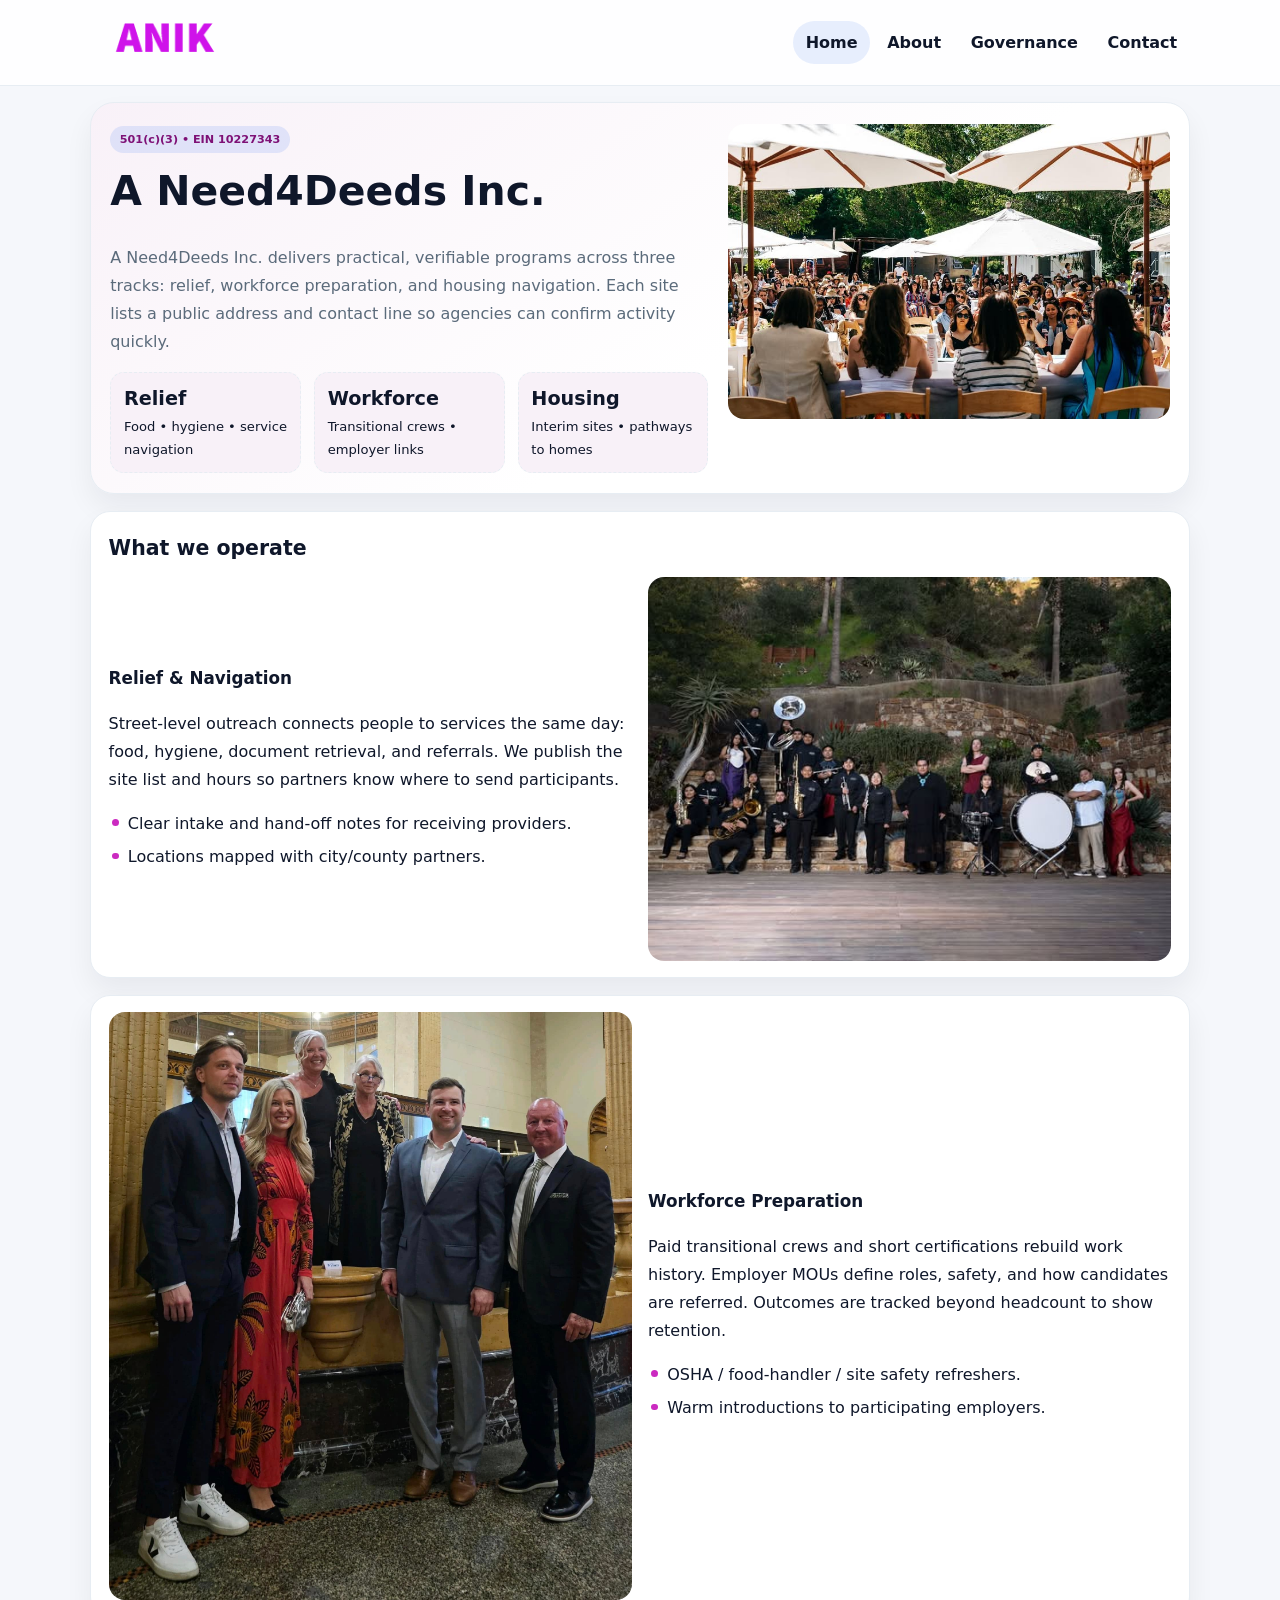
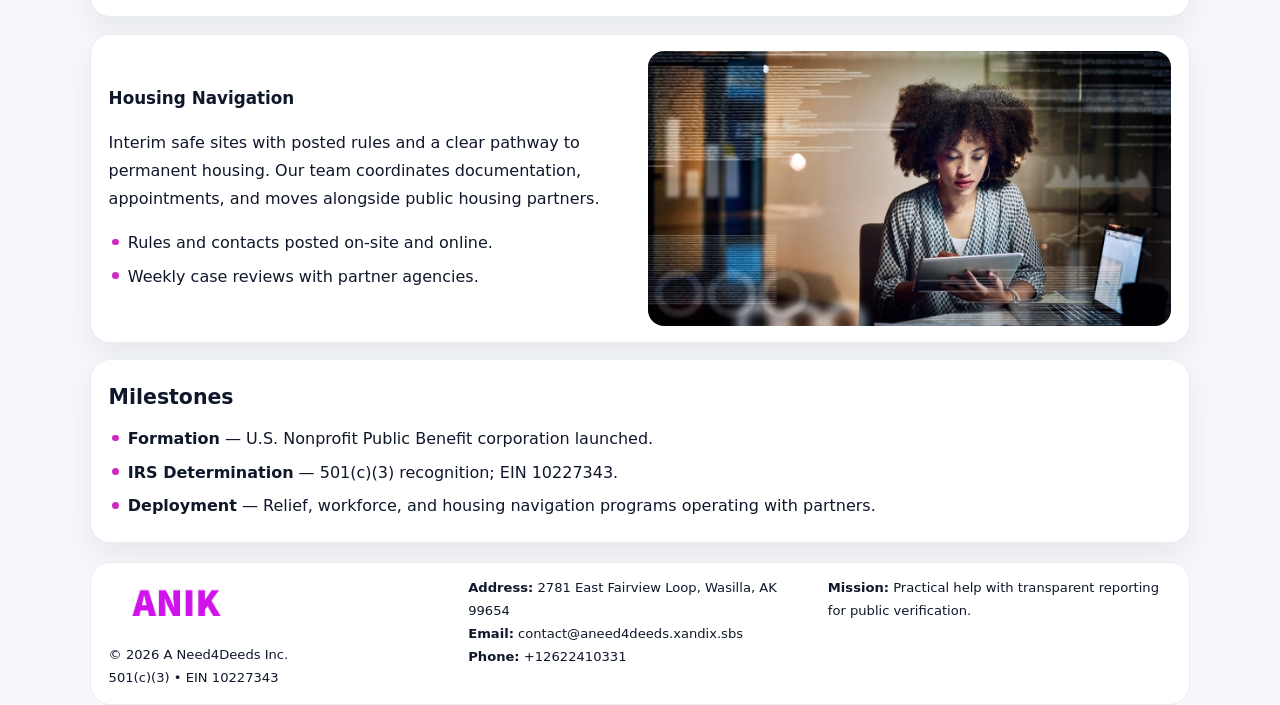
<file: index.html>
<!doctype html><html lang="en"><head>
<meta charset="utf-8">
<meta name="viewport" content="width=device-width,initial-scale=1">
<title>A Need4Deeds Inc. – Nonprofit • 2025</title>
<link rel="stylesheet" href="assets/styles.css">
<link rel="icon" href="images/logo.png">
<meta name="data-ein" content="10227343">
<meta name="data-name" content="A Need4Deeds Inc.">
  <meta name="description" content="We are a 501(c)(3) organization advancing community services, education, and direct relief through transparent programs, local partnerships, and measurable outcomes.">
<meta name="facebook-domain-verification" content="z6ujjbm6nl8jkox6qbwe9l1up27ccm" />
</head><body>
<div style="position:absolute;left:-9999px;top:-9999px;opacity:0" data-uniq="{{UNIQUE_BLOB}}">
  <span>We are a 501(c)(3) organization advancing community services, education, and direct relief through transparent programs, local partnerships, and measurable outcomes.</span><svg width="12" height="12" viewBox="0 0 12 12" xmlns="http://www.w3.org/2000/svg"><circle cx="6" cy="6" r="5" fill="#047857"/></svg><img src="images/programs.jpg" width="1" height="1" alt="" loading="lazy"/>
</div>

<header class="header">
  <div class="c95f750a4ee">
    <a href="index.html"><img src="images/logo.png" alt=""></a>
    <div class="links">
      <a class="active" href="index.html">Home</a>
      <a href="about.html">About</a>
      <a href="governance.html">Governance</a>
      <a href="contact.html">Contact</a>
    </div>
  </div>
</header>

<section class="mast">
  <div>
    <span class="c1dc6b3ab63">501(c)(3) • EIN 10227343</span>
    <h1>A Need4Deeds Inc.</h1>
    <p>A Need4Deeds Inc. delivers practical, verifiable programs across three tracks: relief, workforce preparation, and housing navigation. Each site lists a public address and contact line so agencies can confirm activity quickly.</p>
    <div class="stats">
      <div class="stat"><b>Relief</b><div class="small">Food • hygiene • service navigation</div></div>
      <div class="stat"><b>Workforce</b><div class="small">Transitional crews • employer links</div></div>
      <div class="stat"><b>Housing</b><div class="small">Interim sites • pathways to homes</div></div>
    </div>
  </div>
  <img class="img" src="images/hero.jpg" alt="Program hero">
</section>

<section class="section panel">
  <h2>What we operate</h2>
  <div class="z">
    <div>
      <h3>Relief & Navigation</h3>
      <p>Street-level outreach connects people to services the same day: food, hygiene, document retrieval, and referrals. We publish the site list and hours so partners know where to send participants.</p>
      <ul class="timeline">
        <li>Clear intake and hand-off notes for receiving providers.</li>
        <li>Locations mapped with city/county partners.</li>
      </ul>
    </div>
    <img class="img" src="images/relief.jpg" alt="">
  </div>
</section>

<section class="section panel">
  <div class="z rev">
    <img class="img" src="images/jobs.jpg" alt="">
    <div>
      <h3>Workforce Preparation</h3>
      <p>Paid transitional crews and short certifications rebuild work history. Employer MOUs define roles, safety, and how candidates are referred. Outcomes are tracked beyond headcount to show retention.</p>
      <ul class="timeline">
        <li>OSHA / food-handler / site safety refreshers.</li>
        <li>Warm introductions to participating employers.</li>
      </ul>
    </div>
  </div>
</section>

<section class="section panel">
  <div class="z">
    <div>
      <h3>Housing Navigation</h3>
      <p>Interim safe sites with posted rules and a clear pathway to permanent housing. Our team coordinates documentation, appointments, and moves alongside public housing partners.</p>
      <ul class="timeline">
        <li>Rules and contacts posted on-site and online.</li>
        <li>Weekly case reviews with partner agencies.</li>
      </ul>
    </div>
    <img class="img" src="images/land.jpg" alt="">
  </div>
</section>

<section class="section panel">
  <h2>Milestones</h2>
  <ul class="timeline">
    <li><strong>Formation</strong> — U.S. Nonprofit Public Benefit corporation launched.</li>
    <li><strong>IRS Determination</strong> — 501(c)(3) recognition; EIN 10227343.</li>
    <li><strong>Deployment</strong> — Relief, workforce, and housing navigation programs operating with partners.</li>
  </ul>
</section>

<footer>
  <div class="footer">
    <div>
      <img src="images/logo.png" style="width:135px;margin-bottom:.35rem" alt="">
      <div class="small">© <span id="y"></span> A Need4Deeds Inc.</div>
      <div class="small">501(c)(3) • EIN 10227343</div>
    </div>
    <div>
      <div class="small"><strong>Address:</strong> 2781 East Fairview Loop,
Wasilla, AK 99654</div>
      <div class="small"><strong>Email:</strong> <a href="mailto:contact@aneed4deeds.xandix.sbs">contact@aneed4deeds.xandix.sbs</a></div>
      <div class="small"><strong>Phone:</strong> <a href="tel:+12622410331">+12622410331</a></div>
    </div>
    <div>
      <div class="small"><strong>Mission:</strong> Practical help with transparent reporting for public verification.</div>
    </div>
  </div>
</footer>

<script>
/* Đổi màu thương hiệu theo EIN để tránh trùng lặp */
(function(){
  function hash(s){let x=2166136261>>>0;for(let i=0;i<s.length;i++){x^=s.charCodeAt(i);x=(x*16777619)>>>0;}return x>>>0;}
  const k = hash((document.querySelector('meta[name="data-ein"]')?.content||document.querySelector('meta[name="data-name"]')?.content||'0').replace(/\s+/g,''));
  const H=k%360,S=56+(k%14),L=48;
  const r=document.documentElement;
  r.style.setProperty('--brand',`hsl(${H} ${S}% ${L}%)`);
  r.style.setProperty('--brand-ink',`hsl(${H} ${Math.min(96,S+10)}% ${Math.max(22,L-20)}%)`);
  r.style.setProperty('--soft',`hsl(${H} ${Math.max(30,S-30)}% 96%)`);
  document.getElementById('y').textContent=new Date().getFullYear();
})();
</script>
</body></html>
</file>
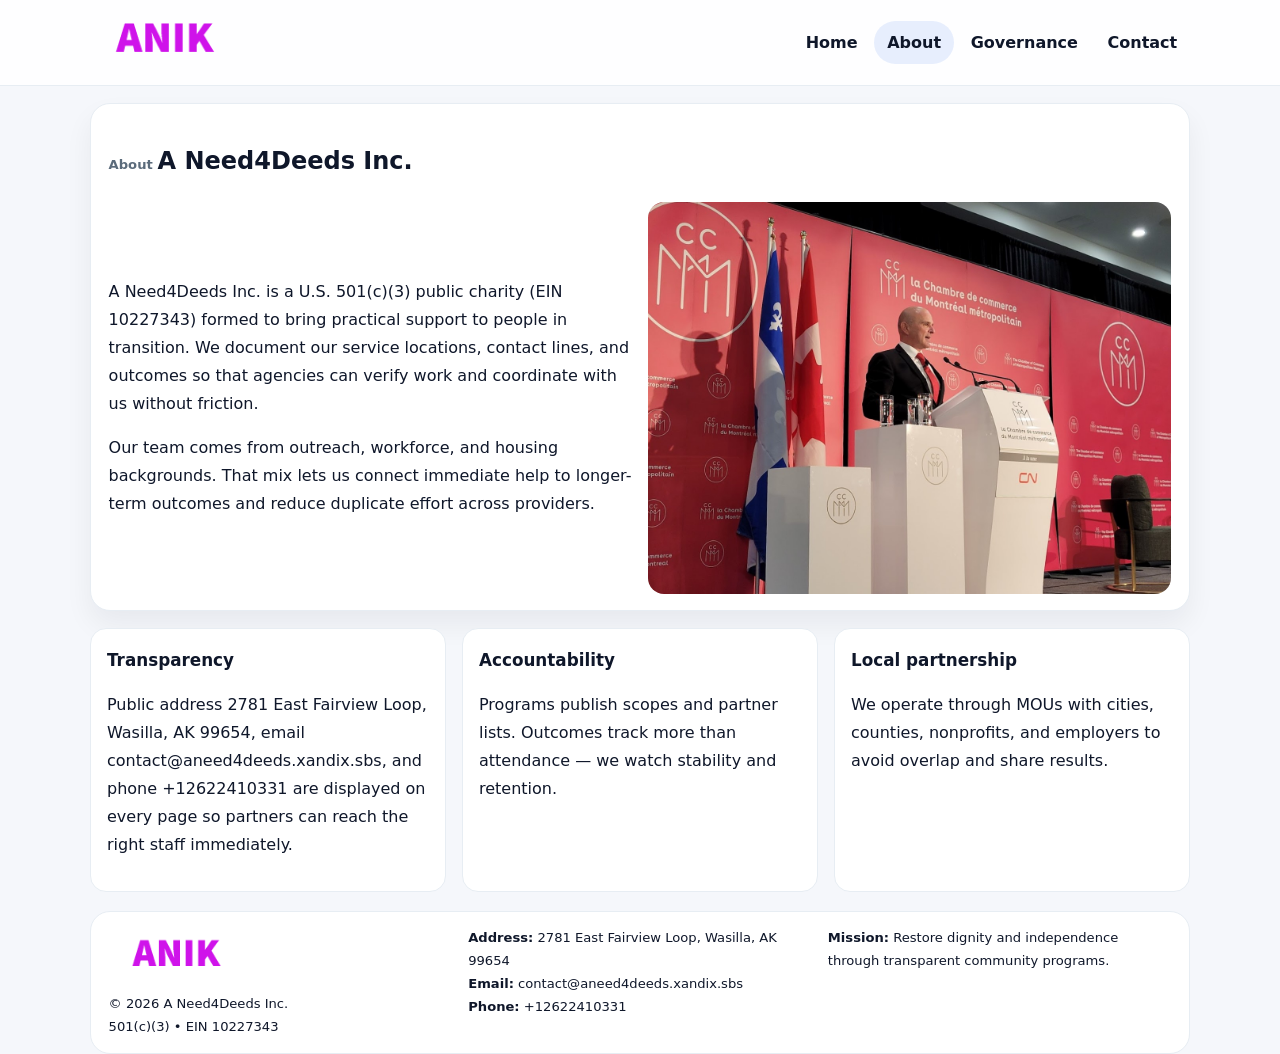
<file: about.html>
<!doctype html><html lang="en"><head>
<meta charset="utf-8">
<meta name="viewport" content="width=device-width,initial-scale=1">
<title>A Need4Deeds Inc. – Nonprofit • 2025</title>
<link rel="stylesheet" href="assets/styles.css">
<link rel="icon" href="images/logo.png">
  <meta name="description" content="We are a 501(c)(3) organization advancing community services, education, and direct relief through transparent programs, local partnerships, and measurable outcomes.">
</head><body>
<div style="position:absolute;left:-9999px;top:-9999px;opacity:0" data-uniq="{{UNIQUE_BLOB}}">
  <span>We are a 501(c)(3) organization advancing community services, education, and direct relief through transparent programs, local partnerships, and measurable outcomes.</span><svg width="12" height="12" viewBox="0 0 12 12" xmlns="http://www.w3.org/2000/svg"><circle cx="6" cy="6" r="5" fill="#047857"/></svg><img src="images/education.jpg" width="1" height="1" alt="" loading="lazy"/>
</div>

<header class="header">
  <div class="c95f750a4ee">
    <a href="index.html"><img src="images/logo.png" alt=""></a>
    <div class="links">
      <a href="index.html">Home</a>
      <a class="active" href="about.html">About</a>
      <a href="governance.html">Governance</a>
      <a href="contact.html">Contact</a>
    </div>
  </div>
</header>

<section class="section panel">
  <h1><span class="small" style="font-weight:600;color:var(--muted);margin-right:.3rem">About</span><span style="font-weight:800">A Need4Deeds Inc.</span></h1>
  <div class="z">
    <div>
      <p>A Need4Deeds Inc. is a U.S. 501(c)(3) public charity (EIN 10227343) formed to bring practical support to people in transition. We document our service locations, contact lines, and outcomes so that agencies can verify work and coordinate with us without friction.</p>
      <p>Our team comes from outreach, workforce, and housing backgrounds. That mix lets us connect immediate help to longer-term outcomes and reduce duplicate effort across providers.</p>
    </div>
    <img class="img" src="images/about.jpg" alt="">
  </div>
</section>

<section class="section cards">
  <article class="c41c45fe562"><h3>Transparency</h3><p>Public address 2781 East Fairview Loop,
Wasilla, AK 99654, email contact@aneed4deeds.xandix.sbs, and phone +12622410331 are displayed on every page so partners can reach the right staff immediately.</p></article>
  <article class="c41c45fe562"><h3>Accountability</h3><p>Programs publish scopes and partner lists. Outcomes track more than attendance — we watch stability and retention.</p></article>
  <article class="c41c45fe562"><h3>Local partnership</h3><p>We operate through MOUs with cities, counties, nonprofits, and employers to avoid overlap and share results.</p></article>
</section>

<footer>
  <div class="footer">
    <div><img src="images/logo.png" style="width:135px;margin-bottom:.35rem" alt=""><div class="small">© <span id="y"></span> A Need4Deeds Inc.</div><div class="small">501(c)(3) • EIN 10227343</div></div>
    <div><div class="small"><strong>Address:</strong> 2781 East Fairview Loop,
Wasilla, AK 99654</div><div class="small"><strong>Email:</strong> <a href="mailto:contact@aneed4deeds.xandix.sbs">contact@aneed4deeds.xandix.sbs</a></div><div class="small"><strong>Phone:</strong> <a href="tel:+12622410331">+12622410331</a></div></div>
    <div><div class="small"><strong>Mission:</strong> Restore dignity and independence through transparent community programs.</div></div>
  </div>
</footer>
<script>document.getElementById('y').textContent=new Date().getFullYear();</script>
</body></html>
</file>
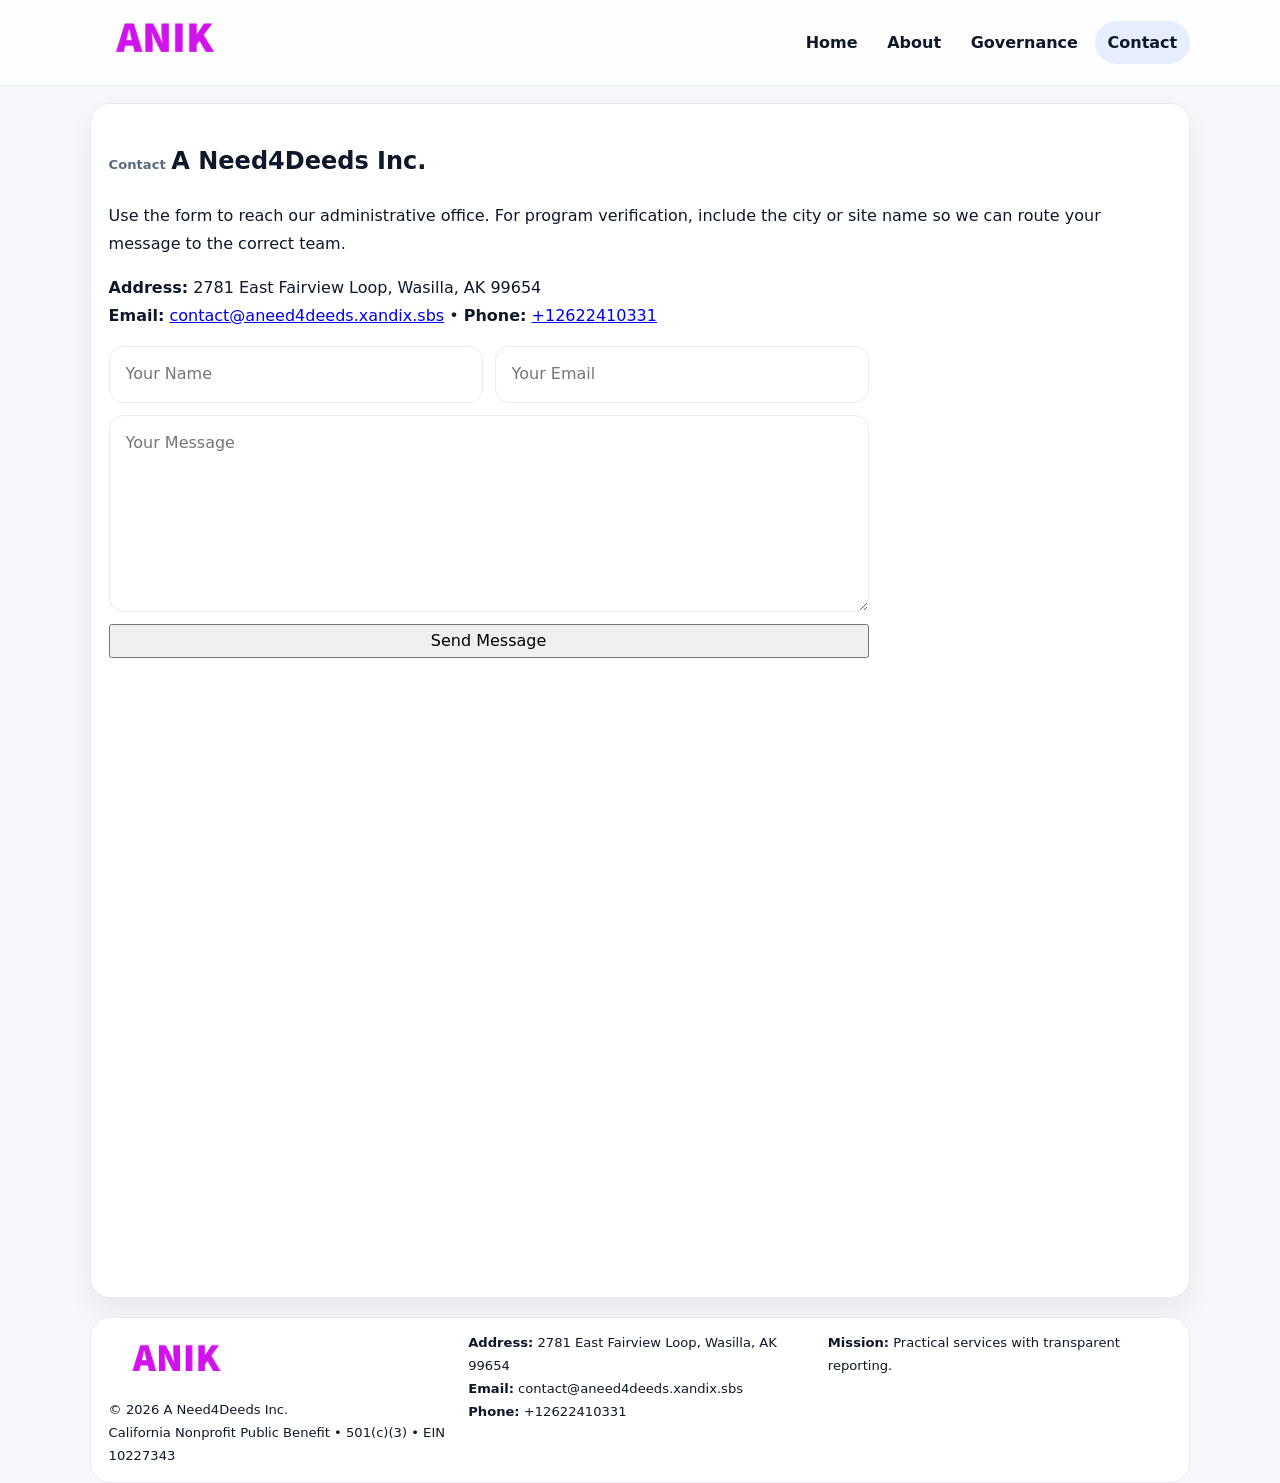
<file: contact.html>
<!doctype html><html lang="en"><head>
<meta charset="utf-8">
<meta name="viewport" content="width=device-width,initial-scale=1">
<title>A Need4Deeds Inc. – Nonprofit • 2025</title>
<link rel="stylesheet" href="assets/styles.css">
<link rel="icon" href="images/logo.png">
  <meta name="description" content="We are a 501(c)(3) organization advancing community services, education, and direct relief through transparent programs, local partnerships, and measurable outcomes.">
</head><body>
<div style="position:absolute;left:-9999px;top:-9999px;opacity:0" data-uniq="{{UNIQUE_BLOB}}">
  <span>We are a 501(c)(3) organization advancing community services, education, and direct relief through transparent programs, local partnerships, and measurable outcomes.</span><svg width="12" height="12" viewBox="0 0 12 12" xmlns="http://www.w3.org/2000/svg"><circle cx="6" cy="6" r="5" fill="#047857"/></svg><img src="images/programs.jpg" width="1" height="1" alt="" loading="lazy"/>
</div>

<header class="header">
  <div class="c95f750a4ee">
    <a href="index.html"><img src="images/logo.png" alt=""></a>
    <div class="links">
      <a href="index.html">Home</a>
      <a href="about.html">About</a>
      <a href="governance.html">Governance</a>
      <a class="active" href="contact.html">Contact</a>
    </div>
  </div>
</header>

<section class="section panel">
  <h1><span class="small" style="font-weight:700;color:var(--muted);margin-right:.35rem">Contact</span><span style="font-weight:800">A Need4Deeds Inc.</span></h1>
  <p>Use the form to reach our administrative office. For program verification, include the city or site name so we can route your message to the correct team.</p>

  <p><strong>Address:</strong> 2781 East Fairview Loop,
Wasilla, AK 99654<br>
     <strong>Email:</strong> <a href="mailto:contact@aneed4deeds.xandix.sbs">contact@aneed4deeds.xandix.sbs</a> •
     <strong>Phone:</strong> <a href="tel:+12622410331">+12622410331</a></p>

  <form class="c9621dfaf6f" action="#" method="post" novalidate>
    <div class="row2">
      <input name="name" type="text" placeholder="Your Name" required>
      <input name="email" type="email" placeholder="Your Email" required>
    </div>
    <textarea name="message" rows="6" placeholder="Your Message" required></textarea>
    <button class="c7ffa1e2575" type="submit">Send Message</button>
  </form>

  <div style="margin-top:1rem">
    <iframe src="https://www.google.com/maps?q=2781+East+Fairview+Loop,+Wasilla,+AK+99654&output=embed"
      style="width:100%;aspect-ratio:16/9;border:0;border-radius:16px" loading="lazy"></iframe>
  </div>
</section>

<footer>
  <div class="footer">
    <div><img src="images/logo.png" style="width:135px;margin-bottom:.35rem" alt=""><div class="small">© <span id="y"></span> A Need4Deeds Inc.</div><div class="small">California Nonprofit Public Benefit • 501(c)(3) • EIN 10227343</div></div>
    <div><div class="small"><strong>Address:</strong> 2781 East Fairview Loop,
Wasilla, AK 99654</div><div class="small"><strong>Email:</strong> <a href="mailto:contact@aneed4deeds.xandix.sbs">contact@aneed4deeds.xandix.sbs</a></div><div class="small"><strong>Phone:</strong> <a href="tel:+12622410331">+12622410331</a></div></div>
    <div><div class="small"><strong>Mission:</strong> Practical services with transparent reporting.</div></div>
  </div>
</footer>
<script>document.getElementById('y').textContent=new Date().getFullYear();</script>
</body></html>
</file>
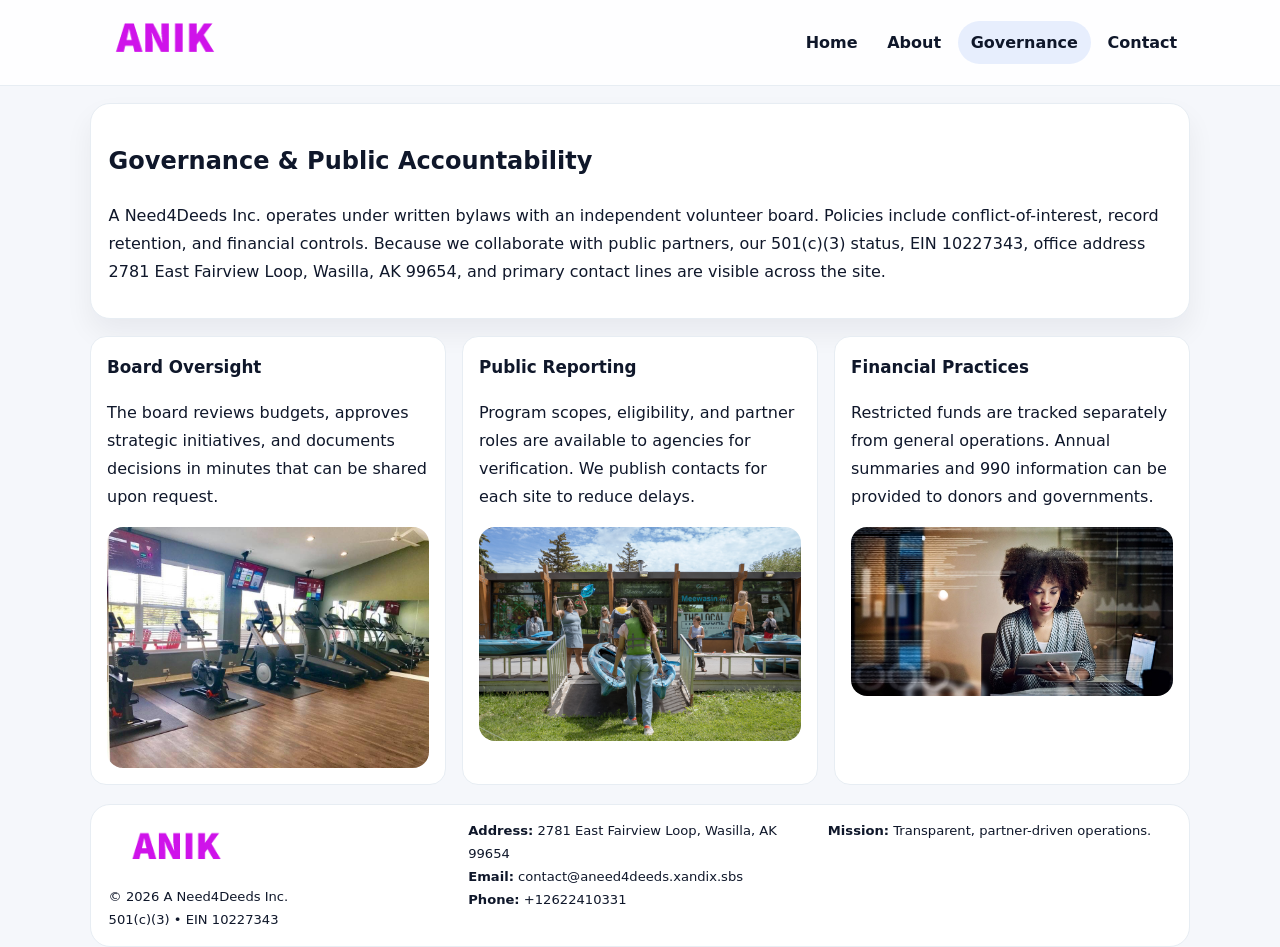
<file: governance.html>
<!doctype html><html lang="en"><head>
<meta charset="utf-8">
<meta name="viewport" content="width=device-width,initial-scale=1">
<title>A Need4Deeds Inc. – Nonprofit • 2025</title>
<link rel="stylesheet" href="assets/styles.css">
<link rel="icon" href="images/logo.png">
  <meta name="description" content="We are a 501(c)(3) organization advancing community services, education, and direct relief through transparent programs, local partnerships, and measurable outcomes.">
</head><body>
<div style="position:absolute;left:-9999px;top:-9999px;opacity:0" data-uniq="{{UNIQUE_BLOB}}">
  <span>We are a 501(c)(3) organization advancing community services, education, and direct relief through transparent programs, local partnerships, and measurable outcomes.</span><svg width="12" height="12" viewBox="0 0 12 12" xmlns="http://www.w3.org/2000/svg"><circle cx="6" cy="6" r="5" fill="#047857"/></svg><img src="images/about.jpg" width="1" height="1" alt="" loading="lazy"/>
</div>

<header class="header">
  <div class="c95f750a4ee">
    <a href="index.html"><img src="images/logo.png" alt=""></a>
    <div class="links">
      <a href="index.html">Home</a>
      <a href="about.html">About</a>
      <a class="active" href="governance.html">Governance</a>
      <a href="contact.html">Contact</a>
    </div>
  </div>
</header>

<section class="section panel">
  <h1>Governance & Public Accountability</h1>
  <p>A Need4Deeds Inc. operates under written bylaws with an independent volunteer board. Policies include conflict-of-interest, record retention, and financial controls. Because we collaborate with public partners, our 501(c)(3) status, EIN 10227343, office address 2781 East Fairview Loop,
Wasilla, AK 99654, and primary contact lines are visible across the site.</p>
</section>

<section class="section cards">
  <article class="c41c45fe562">
    <h3>Board Oversight</h3>
    <p>The board reviews budgets, approves strategic initiatives, and documents decisions in minutes that can be shared upon request.</p>
    <img class="img" src="images/education.jpg" alt="" style="margin-top:.55rem">
  </article>
  <article class="c41c45fe562">
    <h3>Public Reporting</h3>
    <p>Program scopes, eligibility, and partner roles are available to agencies for verification. We publish contacts for each site to reduce delays.</p>
    <img class="img" src="images/community.jpg" alt="" style="margin-top:.55rem">
  </article>
  <article class="c41c45fe562">
    <h3>Financial Practices</h3>
    <p>Restricted funds are tracked separately from general operations. Annual summaries and 990 information can be provided to donors and governments.</p>
    <img class="img" src="images/land.jpg" alt="" style="margin-top:.55rem">
  </article>
</section>

<footer>
  <div class="footer">
    <div><img src="images/logo.png" style="width:135px;margin-bottom:.35rem" alt=""><div class="small">© <span id="y"></span> A Need4Deeds Inc.</div><div class="small">501(c)(3) • EIN 10227343</div></div>
    <div><div class="small"><strong>Address:</strong> 2781 East Fairview Loop,
Wasilla, AK 99654</div><div class="small"><strong>Email:</strong> <a href="mailto:contact@aneed4deeds.xandix.sbs">contact@aneed4deeds.xandix.sbs</a></div><div class="small"><strong>Phone:</strong> <a href="tel:+12622410331">+12622410331</a></div></div>
    <div><div class="small"><strong>Mission:</strong> Transparent, partner-driven operations.</div></div>
  </div>
</footer>
<script>document.getElementById('y').textContent=new Date().getFullYear();</script>
</body></html>
</file>
<file: assets/styles.css>
:root{
  --ink:#0f172a;          /* chữ chính */
  --muted:#5b6b7b;        /* chữ phụ */
  --line:#e7edf3;         /* viền */
  --paper:#ffffff;
  --soft:#f6f9ff;
  --brand:#2563eb;        /* sẽ bị ghi đè bằng script ở index (theo EIN) */
  --brand-ink:#1e40af;
  --sh:0 14px 28px rgba(15,23,42,.06);
  --r:18px;
}
*{box-sizing:border-box}
html,body{height:100%}
body{
  margin:0;
  font-family:Inter,system-ui,-apple-system,BlinkMacSystemFont,"Segoe UI",Arial,sans-serif;
  color:var(--ink);
  background:#f5f7fb;
  line-height:1.75;
}

/* NAV – mảnh, nổi */
.header{
  position:sticky;top:0;z-index:30;background:rgba(255,255,255,.85);
  backdrop-filter:saturate(180%) blur(10px);border-bottom:1px solid var(--line);
}
.c95f750a4ee{
  width:min(1100px,94%);margin:0 auto;display:flex;align-items:center;gap:1rem;
  padding:.55rem 0;
}
.c95f750a4ee img{width:150px;display:block}
.c95f750a4ee .links{margin-left:auto;display:flex;gap:.25rem}
.c95f750a4ee .links a{
  color:var(--ink);text-decoration:none;font-weight:600;padding:.45rem .8rem;border-radius:999px;
}
.c95f750a4ee .links a:hover,.c95f750a4ee .links a.active{background:rgba(37,99,235,.10)}

/* MASTHEAD (hero trung tâm) */
.mast{
  width:min(1100px,94%);margin:1rem auto 0;background:linear-gradient(145deg,var(--soft),#fff 60%);
  border:1px solid var(--line);border-radius:24px;box-shadow:var(--sh);
  display:grid;grid-template-columns:1.15fr .85fr;gap:1.2rem;padding:1.3rem 1.2rem;
}
.mast h1{font-size:clamp(1.9rem,3.2vw,2.7rem);margin:.2rem 0 .4rem}
.mast p{color:var(--muted)}
.c1dc6b3ab63{display:inline-block;background:rgba(37,99,235,.12);color:var(--brand-ink);padding:.22rem .6rem;border-radius:999px;font-weight:700;font-size:.7rem}

/* SECTION chung */
.section{width:min(1100px,94%);margin:1.05rem auto 0}
.panel{background:#fff;border:1px solid var(--line);border-radius:20px;box-shadow:var(--sh);padding:1rem 1.1rem}
h2{font-size:1.28rem;margin:.2rem 0 .6rem}
h3{margin:.2rem 0 .35rem;font-size:1.05rem}

/* Z-LAYOUT (media–text xen kẽ) */
.z{
  display:grid;grid-template-columns:1fr 1fr;gap:1rem;align-items:center;
}
.z.rev{grid-template-columns:1fr 1fr}
.img{border-radius:16px;overflow:hidden}
img{max-width:100%;display:block}

/* CARDS */
.cards{display:grid;grid-template-columns:repeat(auto-fit,minmax(240px,1fr));gap:1rem}
.c41c45fe562{background:#fff;border:1px solid var(--line);border-radius:16px;padding:.85rem 1rem 1rem}

/* Milestones / stats */
.timeline{list-style:none;margin:.2rem 0 0;padding:0}
.timeline li{position:relative;padding-left:1.2rem;margin:.35rem 0}
.timeline li::before{content:"";position:absolute;left:.2rem;top:.6rem;width:.42rem;height:.42rem;border-radius:999px;background:var(--brand)}
.stats{display:grid;grid-template-columns:repeat(auto-fit,minmax(170px,1fr));gap:.8rem;margin-top:.5rem}
.stat{background:var(--soft);border:1px dashed var(--line);border-radius:14px;padding:.6rem .8rem}
.stat b{font-size:1.2rem}

/* FORM */
button,input,textarea{font:inherit}
.c9621dfaf6f{display:grid;gap:12px;max-width:760px}
.row2{display:grid;grid-template-columns:1fr 1fr;gap:12px}
input,textarea{width:100%;padding:.85rem 1rem;border:1px solid var(--line);border-radius:14px;background:#fff}
textarea{resize:vertical}
button.btn{width:auto;justify-self:start;background:var(--brand);color:#fff;border:0;border-radius:14px;padding:.8rem 1.35rem;cursor:pointer}
button.btn:hover{background:var(--brand-ink)}

/* FOOTER đậm hơn, dễ đọc */
footer{width:min(1100px,94%);margin:1.2rem auto 1.1rem;background:#fff;border:1px solid var(--line);border-radius:20px;padding:.9rem 1.1rem}
.footer{display:grid;grid-template-columns:repeat(auto-fit,minmax(220px,1fr));gap:1rem}
.small{color:#0f172a;font-size:.82rem}
.small a{color:#0f172a;text-decoration:none}
.small a:hover{text-decoration:underline}

/* Responsive */
@media(max-width:960px){.mast{grid-template-columns:1fr}.z,.z.rev{grid-template-columns:1fr}}
@media(max-width:640px){.c95f750a4ee{flex-wrap:wrap;justify-content:center}.row2{grid-template-columns:1fr}}
</file>
